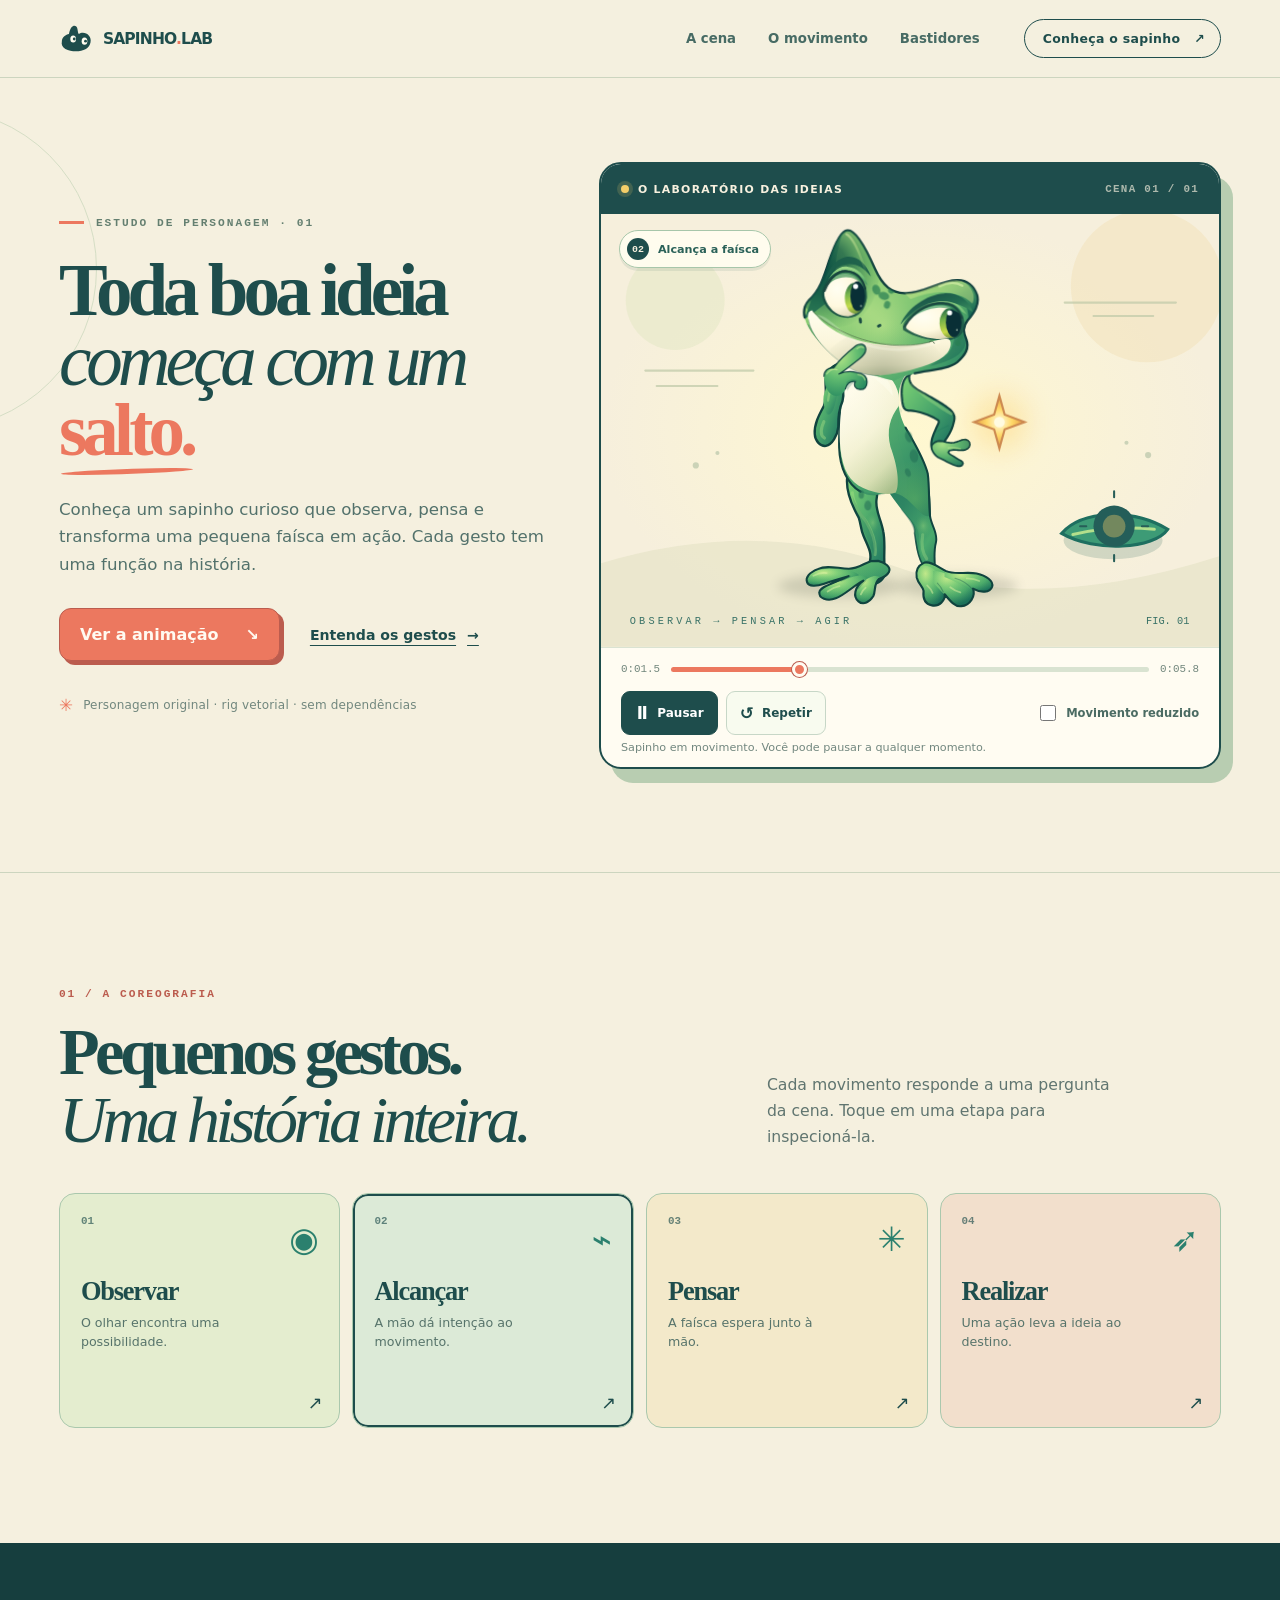
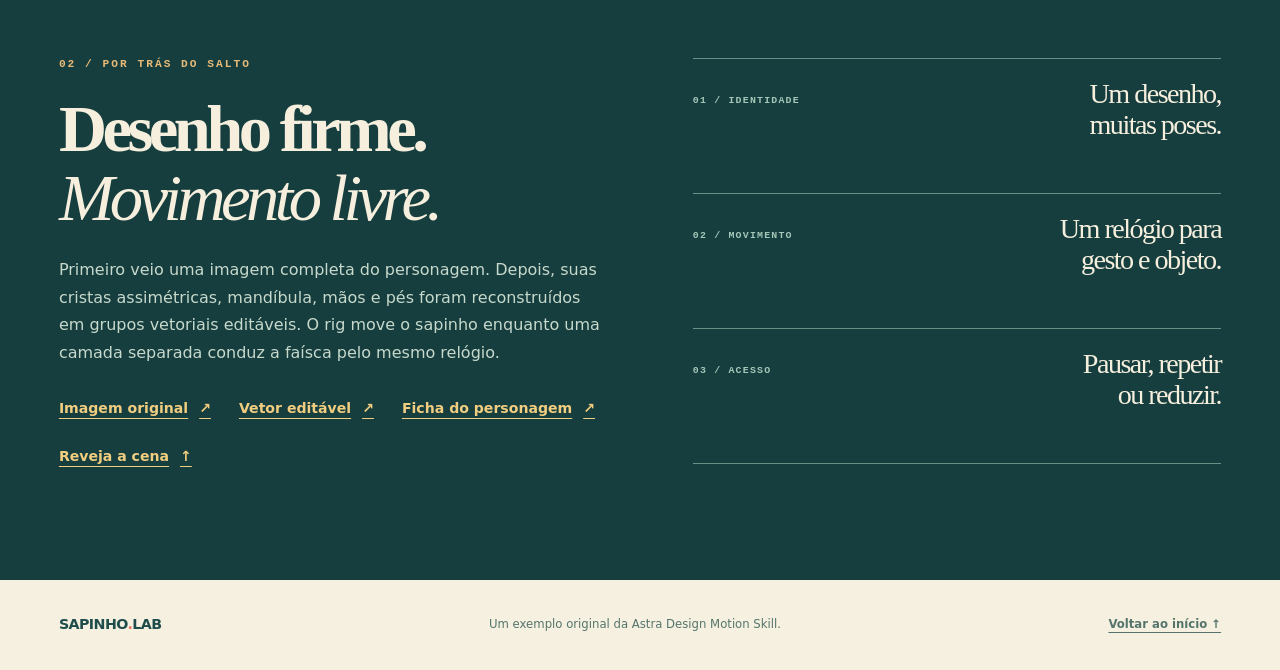
<file: assets/frog-example/index.html>
<!doctype html>
<html lang="pt-BR">
  <head>
    <meta charset="utf-8" />
    <meta name="viewport" content="width=device-width, initial-scale=1" />
    <meta name="theme-color" content="#f5f0df" />
    <meta name="description" content="Exemplo interativo de um sapinho original animado com rig SVG, gestos narrativos e controles acessíveis." />
    <title>O Sapinho das Ideias — exemplo de personagem em movimento</title>
    <link rel="stylesheet" href="styles.css" />
    <script src="frog.js" defer></script>
  </head>
  <body>
    <div class="page-shell">
      <header class="site-header">
        <a class="brand" href="#inicio" aria-label="O Sapinho das Ideias, início">
          <svg class="brand-mark" viewBox="0 0 48 42" aria-hidden="true"><path d="M4 25 C4 18 10 15 14 14 C16 3 21 1 24 3 C27 5 26 12 28 14 C32 11 39 12 42 16 C47 21 45 31 38 35 C29 40 17 39 9 35 C5 33 3 29 4 25Z" fill="#1e4d4c"/><ellipse cx="20" cy="21" rx="4" ry="5" fill="#fffdf0"/><ellipse cx="36" cy="24" rx="4" ry="5" fill="#fffdf0"/><circle cx="21.5" cy="21" r="2" fill="#1e4d4c"/><circle cx="37.5" cy="24" r="2" fill="#1e4d4c"/></svg>
          <span>SAPINHO<span class="brand-dot">.</span>LAB</span>
        </a>
        <nav aria-label="Navegação da página">
          <a href="#cena">A cena</a>
          <a href="#historia">O movimento</a>
          <a href="#bastidores">Bastidores</a>
        </nav>
        <a class="header-link" href="#cena">Conheça o sapinho <span aria-hidden="true">↗</span></a>
      </header>

      <main id="inicio">
        <section class="hero" aria-labelledby="hero-title">
          <div class="hero-copy">
            <p class="eyebrow"><span class="eyebrow-line" aria-hidden="true"></span> ESTUDO DE PERSONAGEM · 01</p>
            <h1 id="hero-title">Toda boa ideia<br /><em>começa com um</em><br /><span>salto.</span></h1>
            <p class="hero-lead">Conheça um sapinho curioso que observa, pensa e transforma uma pequena faísca em ação. Cada gesto tem uma função na história.</p>
            <div class="hero-actions">
              <a class="primary-link" href="#cena">Ver a animação <span aria-hidden="true">↘</span></a>
              <a class="text-link" href="#historia">Entenda os gestos <span aria-hidden="true">→</span></a>
            </div>
            <p class="hero-note"><span class="note-star" aria-hidden="true">✳</span> Personagem original · rig vetorial · sem dependências</p>
          </div>

          <div class="demo-panel" id="cena" aria-labelledby="scene-title">
            <div class="panel-topline">
              <div class="panel-title"><span class="live-dot" aria-hidden="true"></span><span id="scene-title">O laboratório das ideias</span></div>
              <span class="panel-counter">CENA 01 / 01</span>
            </div>

            <div class="scene-frame" id="scene-frame">
              <svg id="frog-scene" viewBox="0 0 600 420" role="img" aria-labelledby="frog-title frog-desc" preserveAspectRatio="xMidYMid meet">
                <title id="frog-title">Sapinho premium animado</title>
                <desc id="frog-desc">Um sapinho original de cristas oculares assimétricas, corpo esguio e pés palmados pensa, alcança uma faísca e a lança até um alvo em forma de folha.</desc>
                <defs>
                  <radialGradient id="stage-glow"><stop offset="0" stop-color="#fff8d0"/><stop offset="1" stop-color="#f6efdc"/></radialGradient>
                  <linearGradient id="head-green" x1="0" x2="1" y1="0" y2="1"><stop offset="0" stop-color="#b4e987"/><stop offset="0.55" stop-color="#72ca8b"/><stop offset="1" stop-color="#4dab7e"/></linearGradient>
                  <linearGradient id="body-green" x1="0" x2="1" y1="0" y2="1"><stop offset="0" stop-color="#68c58a"/><stop offset="1" stop-color="#2f9475"/></linearGradient>
                  <radialGradient id="idea-glow"><stop offset="0" stop-color="#fffbe0"/><stop offset="0.5" stop-color="#ffd968"/><stop offset="1" stop-color="#e69a42"/></radialGradient>
                  <filter id="idea-halo" x="-150%" y="-150%" width="400%" height="400%"><feGaussianBlur stdDeviation="13"/></filter>
                  <filter id="floor-blur" x="-50%" y="-100%" width="200%" height="300%"><feGaussianBlur stdDeviation="8"/></filter>

                  <!-- PREMIUM_DEFS_START: generated from premium-frog.svg -->
<linearGradient id="head-fill" x1=".13" y1=".06" x2=".84" y2=".95"><stop stop-color="#c9ed8a"/><stop offset=".24" stop-color="#91d36f"/><stop offset=".64" stop-color="#5eb56b"/><stop offset="1" stop-color="#258d67"/></linearGradient>
    <linearGradient id="torso-fill" x1=".14" y1="0" x2=".9" y2="1"><stop stop-color="#7dc778"/><stop offset=".54" stop-color="#4aa56c"/><stop offset="1" stop-color="#217b61"/></linearGradient>
    <linearGradient id="limb-fill" x1="0" y1="0" x2=".94" y2="1"><stop stop-color="#82d575"/><stop offset=".53" stop-color="#49a66b"/><stop offset="1" stop-color="#176d60"/></linearGradient>
    <linearGradient id="right-leg-fill" x1=".1" y1="0" x2=".9" y2="1"><stop stop-color="#277e60"/><stop offset=".28" stop-color="#2e8563"/><stop offset=".72" stop-color="#4aa96c"/><stop offset="1" stop-color="#277a60"/></linearGradient>
    <linearGradient id="right-inner-contour" gradientUnits="userSpaceOnUse" x1="0" y1="690" x2="0" y2="825"><stop stop-color="#10443f" stop-opacity="0"/><stop offset=".58" stop-color="#10443f" stop-opacity=".22"/><stop offset="1" stop-color="#10443f" stop-opacity=".9"/></linearGradient>
    <radialGradient id="right-hip-light" gradientUnits="userSpaceOnUse" cx="586" cy="714" r="100"><stop stop-color="#70bf63" stop-opacity=".5"/><stop offset=".55" stop-color="#6ab862" stop-opacity=".26"/><stop offset="1" stop-color="#6ab862" stop-opacity="0"/></radialGradient>
    <linearGradient id="cream-fill" gradientUnits="userSpaceOnUse" x1="0" y1="238" x2="0" y2="410"><stop stop-color="#fffdec"/><stop offset=".47" stop-color="#fbf5da"/><stop offset=".78" stop-color="#e9e4c4"/><stop offset="1" stop-color="#bec39e"/></linearGradient>
    <linearGradient id="belly-fill" gradientUnits="userSpaceOnUse" x1="392" y1="472" x2="571" y2="640"><stop stop-color="#fffbe9"/><stop offset=".45" stop-color="#f2f0cf"/><stop offset=".79" stop-color="#d4dcae"/><stop offset="1" stop-color="#a9bf8b"/></linearGradient>
    <radialGradient id="eye-fill" cx=".33" cy=".34" r=".84"><stop stop-color="#fffef2"/><stop offset=".5" stop-color="#fff9df"/><stop offset=".82" stop-color="#e5ddbd"/><stop offset="1" stop-color="#a8bc86"/></radialGradient>
    <linearGradient id="iris-left-fill" gradientUnits="userSpaceOnUse" x1="420" y1="160" x2="440" y2="236"><stop stop-color="#286746"/><stop offset=".33" stop-color="#77b54d"/><stop offset=".72" stop-color="#c4db49"/><stop offset="1" stop-color="#739940"/></linearGradient><linearGradient id="iris-right-fill" gradientUnits="userSpaceOnUse" x1="661" y1="229" x2="680" y2="303"><stop stop-color="#236848"/><stop offset=".34" stop-color="#73b049"/><stop offset=".76" stop-color="#c7db47"/><stop offset="1" stop-color="#72933f"/></linearGradient>
    <linearGradient id="lid-volume" x1="0" y1="0" x2="0" y2="1"><stop stop-color="#a5df8b"/><stop offset=".54" stop-color="#70bf75"/><stop offset="1" stop-color="#2a7959"/></linearGradient>
    <radialGradient id="head-relief" gradientUnits="userSpaceOnUse" cx="462" cy="233" r="328"><stop stop-color="#d4ee99" stop-opacity=".45"/><stop offset=".57" stop-color="#84c873" stop-opacity=".13"/><stop offset="1" stop-color="#115d52" stop-opacity=".55"/></radialGradient>
    <linearGradient id="left-crest-volume" gradientUnits="userSpaceOnUse" x1="352" y1="104" x2="459" y2="96"><stop stop-color="#0e594e" stop-opacity=".81"/><stop offset=".45" stop-color="#267d5e" stop-opacity=".46"/><stop offset="1" stop-color="#bde88b" stop-opacity="0"/></linearGradient>
    <linearGradient id="right-crest-volume" gradientUnits="userSpaceOnUse" x1="706" y1="251" x2="673" y2="157"><stop stop-color="#0b564c" stop-opacity=".72"/><stop offset=".56" stop-color="#2a7959" stop-opacity=".34"/><stop offset="1" stop-color="#bde88b" stop-opacity="0"/></linearGradient>
    <radialGradient id="hand-relief" gradientUnits="userSpaceOnUse" cx="393" cy="390" r="89"><stop stop-color="#c7ed93" stop-opacity=".63"/><stop offset=".54" stop-color="#7fd27d" stop-opacity=".12"/><stop offset="1" stop-color="#0f6a55" stop-opacity=".47"/></radialGradient>
    <radialGradient id="left-hand-fill" cx=".34" cy=".22" r=".9"><stop stop-color="#b8e888"/><stop offset=".48" stop-color="#62bc70"/><stop offset="1" stop-color="#20845f"/></radialGradient>
    <radialGradient id="left-finger-fill" cx=".27" cy=".22" r=".88"><stop stop-color="#c9ed98"/><stop offset=".53" stop-color="#63bc70"/><stop offset="1" stop-color="#1a795e"/></radialGradient>
    <radialGradient id="right-hand-fill" cx=".28" cy=".2" r=".9"><stop stop-color="#a4df86"/><stop offset=".52" stop-color="#58b06d"/><stop offset="1" stop-color="#277b60"/></radialGradient>
    <radialGradient id="toe-fill" cx=".33" cy=".2" r=".82"><stop stop-color="#c4eb8b"/><stop offset=".31" stop-color="#83d17a"/><stop offset=".68" stop-color="#4dac6b"/><stop offset="1" stop-color="#1d755c"/></radialGradient>
    <radialGradient id="toe-shadow" cx=".48" cy=".15" r=".9"><stop stop-color="#0f6154" stop-opacity="0"/><stop offset=".52" stop-color="#175c50" stop-opacity=".08"/><stop offset="1" stop-color="#0c483f" stop-opacity=".42"/></radialGradient>
    <radialGradient id="knee-relief"><stop stop-color="#a8df80" stop-opacity=".65"/><stop offset=".55" stop-color="#74bf6e" stop-opacity=".23"/><stop offset="1" stop-color="#1e755d" stop-opacity="0"/></radialGradient>
    <radialGradient id="belly-light" gradientUnits="userSpaceOnUse" cx="445" cy="500" r="224"><stop stop-color="#fffef1" stop-opacity=".86"/><stop offset=".42" stop-color="#fffef1" stop-opacity=".4"/><stop offset="1" stop-color="#fffef1" stop-opacity="0"/></radialGradient><radialGradient id="crest-left-mass" gradientUnits="userSpaceOnUse" cx="344" cy="121" r="176"><stop stop-color="#06483f" stop-opacity=".91"/><stop offset=".39" stop-color="#155d46" stop-opacity=".82"/><stop offset=".75" stop-color="#2c8151" stop-opacity=".32"/><stop offset="1" stop-color="#7abe69" stop-opacity="0"/></radialGradient><linearGradient id="crest-left-rim" gradientUnits="userSpaceOnUse" x1="410" y1="37" x2="461" y2="137"><stop stop-color="#f0f7b0" stop-opacity=".55"/><stop offset=".44" stop-color="#cde98f" stop-opacity=".47"/><stop offset="1" stop-color="#c4e98d" stop-opacity="0"/></linearGradient><radialGradient id="snout-volume" gradientUnits="userSpaceOnUse" cx="501" cy="273" r="198"><stop stop-color="#d3ef91" stop-opacity=".47"/><stop offset=".42" stop-color="#a6d77e" stop-opacity=".28"/><stop offset="1" stop-color="#a6d77e" stop-opacity="0"/></radialGradient><linearGradient id="right-brow-depth" gradientUnits="userSpaceOnUse" x1="625" y1="187" x2="653" y2="269"><stop stop-color="#174e46"/><stop offset=".55" stop-color="#216b50"/><stop offset="1" stop-color="#3f9360"/></linearGradient><radialGradient id="jaw-chin-volume" gradientUnits="userSpaceOnUse" cx="501" cy="399" r="164"><stop stop-color="#586b4e" stop-opacity=".32"/><stop offset=".58" stop-color="#788964" stop-opacity=".13"/><stop offset="1" stop-color="#788964" stop-opacity="0"/></radialGradient><clipPath id="jaw-prototype-clip"><use href="#premium-jaw"/></clipPath>
    <filter id="ground-soft" x="-30%" y="-150%" width="160%" height="400%"><feGaussianBlur stdDeviation="14"/></filter>
    <path id="head-outline" d="M313 205 C341 181 352 148 366 106 C380 66 398 26 415 27 C437 26 462 76 483 126 C504 174 526 188 558 190 C606 193 652 158 692 159 C719 158 736 175 743 197 C750 221 735 242 718 262 C705 278 706 292 714 310 C722 333 711 350 690 368 C670 383 622 388 581 395 C557 399 541 406 528 413 C499 407 476 398 454 390 C426 379 397 366 374 345 C340 316 309 281 302 249 C298 230 301 218 313 205Z"/>
    <clipPath id="head-clip"><use href="#head-outline"/></clipPath>
    <clipPath id="foot-left-clip"><path d="M475 875 C457 881 443 895 419 895 C391 895 365 885 340 897 C318 906 309 919 313 930 C317 943 338 941 357 934 C376 927 402 919 419 914 C385 932 346 941 345 956 C343 971 365 980 387 971 C409 963 433 937 457 925 C435 941 430 966 445 978 C458 989 474 979 483 964 C489 951 483 932 497 920 C508 916 518 910 522 902 C529 889 509 877 494 874Z"/></clipPath>
    <clipPath id="foot-right-clip"><path d="M611 877 C594 885 589 900 592 915 C596 931 609 939 610 949 C608 969 615 983 632 986 C651 989 666 973 664 957 C679 975 691 990 707 987 C729 985 744 960 736 942 C756 953 780 952 785 936 C789 922 770 908 745 903 C718 898 690 908 667 898 C646 888 629 873 611 877Z"/></clipPath>
                <!-- PREMIUM_DEFS_END -->
                </defs>

                <rect width="600" height="420" fill="url(#stage-glow)"/>
                <path d="M0 339 Q150 294 285 342 T600 332 V420 H0Z" fill="#e8e5ca" opacity=".72"/>
                <circle cx="72" cy="84" r="48" fill="#e8eacb" opacity=".7"/>
                <circle cx="530" cy="70" r="74" fill="#f3e4bd" opacity=".58"/>
                <path d="M43 152H148 M54 167H113 M450 86H558 M478 99H536" stroke="#bec9a8" stroke-width="2" stroke-linecap="round" opacity=".7"/>
                <g fill="#b8c6aa" opacity=".7"><circle cx="92" cy="244" r="3"/><circle cx="113" cy="232" r="2"/><circle cx="510" cy="222" r="2"/><circle cx="531" cy="234" r="3"/></g>

                <g id="target" transform="translate(497 310)">
                  <circle id="target-glow" r="43" fill="#f8d46d" opacity=".7" filter="url(#idea-halo)"/>
                  <ellipse cy="7" rx="48" ry="18" fill="#215e56" opacity=".18"/>
                  <path d="M-50 0 C-30-23 20-24 53-4 C40 15-17 19-50 0Z" fill="#3d9b76" stroke="#1e6f60" stroke-width="3"/>
                  <path d="M-39 1 Q0-8 40-4" fill="none" stroke="#b3df8c" stroke-width="3" stroke-linecap="round"/>
                  <circle cx="1" cy="-7" r="20" fill="#245e59"/>
                  <circle id="target-core" cx="1" cy="-7" r="11" fill="#f4cd67" opacity="1"/>
                  <path d="M1-41V-35 M1 21V27 M-32-7H-26 M28-7H34" stroke="#275e58" stroke-width="2" stroke-linecap="round"/>
                </g>

                <!-- PREMIUM_CHARACTER_START: generated from premium-frog.svg -->
<g id="premium-position" transform="translate(81 5) scale(.38)">
<g id="ground-shadow" aria-hidden="true"><ellipse cx="397" cy="937" rx="158" ry="30" fill="#4b5147" opacity=".19" filter="url(#ground-soft)"/><ellipse cx="698" cy="937" rx="153" ry="30" fill="#4b5147" opacity=".19" filter="url(#ground-soft)"/></g>

  <g id="premium-character" data-viewbox="0 0 1024 1024">
  <g id="premium-leg-left" data-pivot-x="452" data-pivot-y="658">
    <path d="M412 664 C410 697 425 732 443 763 C449 779 448 793 456 810 C468 838 478 852 473 874 C470 887 458 892 455 907 C451 926 464 941 483 933 C506 926 515 911 511 890 C507 862 513 827 506 797 C500 765 484 744 488 716 C493 685 486 666 468 651Z" fill="url(#limb-fill)" stroke="#10443f" stroke-width="6" stroke-linejoin="round"/>
    <path d="M426 700 C429 727 447 756 462 773 C478 799 489 832 486 857" fill="none" stroke="#b3e885" stroke-width="8" stroke-linecap="round" opacity=".32"/>
    <ellipse cx="479" cy="776" rx="21" ry="31" fill="url(#knee-relief)" opacity=".56"/>
    <path d="M426 706 C437 737 459 758 472 787 C487 817 489 837 483 861 C475 833 463 811 447 780 C434 751 429 728 426 706Z" fill="#155e52" opacity=".18"/>
    <g id="premium-foot-left" data-pivot-x="476" data-pivot-y="890" transform="translate(0 -1)">
      <path id="foot-left-shape" d="M475 875 C457 881 443 895 419 895 C391 895 365 885 340 897 C318 906 309 919 313 930 C317 943 338 941 357 934 C376 927 402 919 419 914 C385 932 346 941 345 956 C343 971 365 980 387 971 C409 963 433 937 457 925 C435 941 430 966 445 978 C458 989 474 979 483 964 C489 951 483 932 497 920 C508 916 518 910 522 902 C529 889 509 877 494 874Z" fill="url(#limb-fill)"/>
      <g clip-path="url(#foot-left-clip)">
        <path d="M310 924 C316 903 348 894 380 896 C414 897 441 902 446 912 C421 926 381 939 346 941 C325 944 309 937 310 924Z" fill="url(#toe-fill)"/>
        <path d="M343 959 C349 943 386 931 426 917 C451 908 471 912 473 926 C463 943 430 971 398 979 C373 986 347 976 343 959Z" fill="url(#toe-fill)"/>
        <path d="M436 966 C439 941 463 918 484 913 C505 910 512 928 503 946 C496 962 488 983 469 986 C452 990 439 983 436 966Z" fill="url(#toe-fill)"/>
        <path d="M306 897 H530 V990 H306Z" fill="url(#toe-shadow)" opacity=".35"/>
        <path d="M329 914 Q347 905 363 907 M366 954 Q381 943 396 940 M451 960 Q455 949 463 943" fill="none" stroke="#dcf2a3" stroke-width="4.5" stroke-linecap="round" opacity=".51"/>
      </g>
      <path d="M475 875 C457 881 443 895 419 895 C391 895 365 885 340 897 C318 906 309 919 313 930 C317 943 338 941 357 934 C376 927 402 919 419 914 C385 932 346 941 345 956 C343 971 365 980 387 971 C409 963 433 937 457 925 C435 941 430 966 445 978 C458 989 474 979 483 964 C489 951 483 932 497 920 C508 916 518 910 522 902 C529 889 509 877 494 874Z" fill="none" stroke="#10443f" stroke-width="5.4" stroke-linejoin="round"/>
      <path d="M423 914 Q410 923 399 927 M463 925 Q452 935 445 945" fill="none" stroke="#205f51" stroke-width="3" stroke-linecap="round" opacity=".3"/>
    </g>
  </g>

  <g id="premium-leg-right" data-pivot-x="625" data-pivot-y="756">
    <path d="M508 680 C522 702 538 723 552 741 C571 764 590 782 586 801 C592 830 592 854 606 878 C616 896 605 909 611 924 C624 943 645 929 641 907 C638 879 635 848 641 824 C647 801 628 781 625 756 C623 726 626 686 606 661Z" fill="url(#right-leg-fill)"/>
    <path d="M552 741 C571 764 590 782 586 801 C592 830 592 854 606 878 C616 896 605 909 611 924" fill="none" stroke="url(#right-inner-contour)" stroke-width="4.2" stroke-linecap="round"/>
    <path d="M606 661 C626 686 623 726 625 756 C628 781 647 801 641 824 C635 848 638 879 641 907" fill="none" stroke="#10443f" stroke-width="5" stroke-linecap="round"/>
    <path d="M607 805 Q601 844 618 866" fill="none" stroke="#b5e98c" stroke-width="8" stroke-linecap="round" opacity=".3"/>
    <ellipse cx="608" cy="782" rx="25" ry="34" fill="url(#knee-relief)" opacity=".61"/>
    <path d="M551 742 C575 763 595 783 597 805 C596 835 603 866 615 886 C602 871 590 849 588 819 C586 786 570 764 551 742Z" fill="#0e6456" opacity=".19"/>
    <g id="premium-foot-right" data-pivot-x="609" data-pivot-y="892" transform="translate(1 -1)">
      <path id="foot-right-shape" d="M611 877 C594 885 589 900 592 915 C596 931 609 939 610 949 C608 969 615 983 632 986 C651 989 666 973 664 957 C679 975 691 990 707 987 C729 985 744 960 736 942 C756 953 780 952 785 936 C789 922 770 908 745 903 C718 898 690 908 667 898 C646 888 629 873 611 877Z" fill="url(#limb-fill)"/>
      <g clip-path="url(#foot-right-clip)">
        <path d="M603 885 C619 881 639 891 650 909 C661 925 666 952 660 971 C654 992 627 997 613 979 C603 967 605 945 596 926 C586 907 591 891 603 885Z" fill="url(#toe-fill)"/>
        <path d="M634 898 C656 897 686 910 713 927 C732 939 746 957 739 970 C732 985 708 990 689 979 C669 967 650 943 634 928Z" fill="url(#toe-fill)"/>
        <path d="M663 896 C691 903 720 901 748 904 C775 907 795 925 786 941 C777 960 753 957 735 947 C714 936 687 922 663 913Z" fill="url(#toe-fill)"/>
        <path d="M586 876 H800 V991 H586Z" fill="url(#toe-shadow)" opacity=".33"/>
        <path d="M619 935 Q629 944 633 954 M678 939 Q691 949 704 952 M720 916 Q739 916 752 922" fill="none" stroke="#d9f0a0" stroke-width="4.5" stroke-linecap="round" opacity=".5"/>
      </g>
      <path d="M611 877 C594 885 589 900 592 915 C596 931 609 939 610 949 C608 969 615 983 632 986 C651 989 666 973 664 957 C679 975 691 990 707 987 C729 985 744 960 736 942 C756 953 780 952 785 936 C789 922 770 908 745 903 C718 898 690 908 667 898 C646 888 629 873 611 877Z" fill="none" stroke="#10443f" stroke-width="5.4" stroke-linejoin="round"/>
      <path d="M660 951 Q654 937 645 929 M690 916 C709 921 724 931 735 944" fill="none" stroke="#1c5d50" stroke-width="3" stroke-linecap="round" opacity=".4"/>
    </g>
  </g>

  <g id="premium-body" data-pivot-x="511" data-pivot-y="543">
    <path d="M410 343 C392 361 393 393 395 438 C394 484 389 544 391 586 C393 635 413 678 447 697 C467 709 488 706 507 701 C535 693 559 705 578 726 C599 747 613 762 625 756 C621 723 623 682 618 649 C608 610 584 574 560 532 C540 496 538 463 543 433 C547 412 558 395 565 387 C532 378 491 362 459 354 C438 349 419 340 410 343Z" fill="url(#torso-fill)"/>
    <path d="M410 343 C392 361 393 393 395 438 C394 484 389 544 391 586 C393 635 413 678 447 697 C467 709 488 706 507 701 C535 693 559 705 578 726 C599 747 613 762 625 756 C621 723 623 682 618 649 C608 610 584 574 560 532 C540 496 538 463 543 433 C547 412 558 395 565 387 C532 378 491 362 459 354 C438 349 419 340 410 343Z" fill="url(#right-hip-light)"/>
    <path d="M410 343 C392 361 393 393 395 438 C394 484 389 544 391 586 C393 635 413 678 447 697" fill="none" stroke="#10443f" stroke-width="5.5" stroke-linecap="round" stroke-linejoin="round"/>
    <path d="M625 756 C621 723 623 682 618 649 C608 610 584 574 560 532" fill="none" stroke="#10443f" stroke-width="5.3" stroke-linecap="round"/>
    <path d="M447 696 C469 706 490 706 507 701" fill="none" stroke="#1d6754" stroke-width="5" stroke-linecap="round" opacity=".14"/>
    <path d="M406 366 C398 404 402 457 397 491" fill="none" stroke="#b4e88f" stroke-width="10" stroke-linecap="round" opacity=".28"/>
    <path d="M403 348 C427 343 466 356 497 382 C528 408 547 439 542 476 C519 508 511 538 522 582 C541 631 547 677 537 698 C524 704 502 702 483 697 C440 688 413 665 402 626 C388 579 391 526 396 477 C395 415 394 368 403 348Z" fill="url(#belly-fill)"/>
    <path d="M413 379 C444 364 473 374 500 398 C519 416 527 439 526 451 C499 417 453 385 413 379Z" fill="#fffef1" opacity=".38"/>
    <path d="M403 348 C427 343 466 356 497 382 C528 408 547 439 542 476 C519 508 511 538 522 582 C541 631 547 677 537 698 C524 704 502 702 483 697 C440 688 413 665 402 626 C388 579 391 526 396 477 C395 415 394 368 403 348Z" fill="url(#belly-light)" opacity=".38"/>
    <path d="M542 479 C522 509 511 542 523 584 C542 631 552 672 540 701 C552 706 560 711 566 716 C571 669 561 626 549 586 C536 547 538 515 551 488Z" fill="#4f9d6a" opacity=".13"/>
    <g id="body-spots" fill="#226e55" opacity=".58"><ellipse cx="568" cy="555" rx="9" ry="15" transform="rotate(-18 568 555)"/><ellipse cx="582" cy="604" rx="11" ry="17" transform="rotate(-8 582 604)"/><ellipse cx="567" cy="647" rx="7" ry="11" transform="rotate(-22 567 647)"/><ellipse cx="449" cy="704" rx="7" ry="11"/><ellipse cx="466" cy="732" rx="9" ry="13"/></g>
  </g>

  <g id="premium-arm-right" data-pivot-x="564" data-pivot-y="412">
    <path d="M583 394 C572 398 566 409 567 421 C567 435 579 444 600 455 C625 468 652 483 670 499 C682 510 686 521 683 529 C677 551 647 575 624 590 C607 604 596 620 586 614 C574 606 583 581 598 565 C617 543 632 532 638 523 C620 506 590 493 556 493 C540 495 536 485 541 457 C545 430 554 404 583 394Z" fill="url(#limb-fill)" stroke="#10443f" stroke-width="6" stroke-linejoin="round"/>
    <path d="M576 427 Q621 470 659 497" fill="none" stroke="#b9eb87" stroke-width="9" stroke-linecap="round" opacity=".3"/>
    <path d="M597 590 Q621 558 654 541" fill="none" stroke="#1c755e" stroke-width="5" stroke-linecap="round" opacity=".4"/>
    <g id="premium-hand-right" data-pivot-x="610" data-pivot-y="566">
      <path d="M585 602 C593 590 608 588 622 594 C640 602 656 601 674 594 C689 588 701 594 701 605 C701 617 689 623 676 621 C661 619 648 615 634 616 C628 617 626 621 633 626 C646 636 663 643 675 652 C684 660 677 672 664 670 C644 667 629 650 609 642 C591 633 581 614 585 602Z" fill="url(#right-hand-fill)" stroke="#10443f" stroke-width="4.7" stroke-linejoin="round"/>
      <path d="M638 616 Q657 617 673 621" fill="none" stroke="#1c6b55" stroke-width="2.4" stroke-linecap="round" opacity=".45"/>
      <path d="M651 603 Q670 602 683 605 M620 628 Q639 639 652 651" fill="none" stroke="#bce98d" stroke-width="3.5" stroke-linecap="round" opacity=".48"/>
    </g>
  </g>

  <g id="premium-arm-right-bridge" data-pivot-x="564" data-pivot-y="412" data-fingertip-x="719" data-fingertip-y="530" opacity="0">
    <path d="M550 394 C564 385 580 393 590 408 C608 433 622 452 641 468 C650 477 653 488 655 497 C671 502 685 508 701 514 C712 518 720 525 717 534 C714 544 703 545 691 539 C668 528 647 523 626 511 C599 496 573 466 554 439 C539 418 537 402 550 394Z" fill="url(#limb-fill)" stroke="#10443f" stroke-width="5.5" stroke-linejoin="round"/>
    <path d="M565 406 C580 426 606 465 637 480 C648 485 672 509 700 521" fill="none" stroke="#b8e989" stroke-width="8" stroke-linecap="round" opacity=".33"/>
    <path d="M621 480 C639 495 652 505 671 514" fill="none" stroke="#1b7259" stroke-width="3.5" stroke-linecap="round" opacity=".28"/>
    <g id="premium-hand-right-bridge" data-pivot-x="699" data-pivot-y="522">
      <path d="M686 515 C694 506 704 508 712 514 C721 510 731 516 731 524 C732 532 725 538 717 535 C714 537 716 541 721 546 C726 551 722 557 716 556 C708 555 703 549 698 543 C687 541 681 532 683 523 C683 519 684 517 686 515Z" fill="url(#right-hand-fill)" stroke="#10443f" stroke-width="4.3" stroke-linejoin="round"/>
      <path d="M692 515 Q701 510 712 518" fill="none" stroke="#c6ec93" stroke-width="3.5" stroke-linecap="round" opacity=".44"/>
    </g>
  </g>

  <g id="premium-arm-right-reach" data-pivot-x="564" data-pivot-y="412" data-fingertip-x="765" data-fingertip-y="422" opacity="0">
    <path d="M551 393 C566 385 581 394 594 410 C615 434 633 450 653 453 C674 455 697 439 719 422 C734 413 744 421 744 434 C744 446 735 452 720 458 C697 471 674 482 652 478 C624 474 602 457 579 443 C558 429 541 412 551 393Z" fill="url(#limb-fill)" stroke="#10443f" stroke-width="5.5" stroke-linejoin="round"/>
    <path d="M570 406 C596 434 629 457 653 460 C680 460 704 443 729 430" fill="none" stroke="#b6e88a" stroke-width="8" stroke-linecap="round" opacity=".4"/>
    <path d="M597 451 C620 469 642 481 664 475" fill="none" stroke="#16664f" stroke-width="5" stroke-linecap="round" opacity=".28"/>
    <g id="premium-hand-right-reach" data-pivot-x="725" data-pivot-y="434">
      <path d="M709 424 C718 413 730 410 741 415 C749 410 761 415 765 423 C769 431 761 438 753 437 C750 439 753 443 759 448 C765 453 765 458 760 461 C753 464 746 455 741 450 C731 454 719 451 712 442 C707 436 706 429 709 424Z" fill="url(#right-hand-fill)" stroke="#10443f" stroke-width="4.5" stroke-linejoin="round"/>
      <path d="M717 422 Q732 415 748 421" fill="none" stroke="#c6ec93" stroke-width="4" stroke-linecap="round" opacity=".46"/>
    </g>
  </g>

  <g id="premium-arm-left" data-pivot-x="391" data-pivot-y="374">
    <path d="M386 371 C365 378 353 397 354 418 C354 441 359 458 350 480 C337 505 326 527 328 551 C329 569 343 583 357 581 C373 578 386 554 388 532 C387 509 390 485 398 466 C404 443 397 420 389 397 C386 385 386 376 386 371Z" fill="url(#limb-fill)" stroke="#10443f" stroke-width="6" stroke-linejoin="round"/>
    <path d="M370 402 Q358 430 361 450 M351 519 Q337 551 353 561" fill="none" stroke="#b9e988" stroke-width="8" stroke-linecap="round" opacity=".36"/>
  </g>

  <g id="premium-head" data-pivot-x="505" data-pivot-y="372">
    <use href="#head-outline" fill="url(#head-fill)"/>
    <use href="#head-outline" fill="url(#head-relief)"/><g clip-path="url(#head-clip)"><ellipse cx="501" cy="273" rx="212" ry="159" fill="url(#snout-volume)"/></g>
    <path d="M302 248 C298 230 301 218 313 205 C341 181 352 148 366 106 C380 66 398 26 415 27 C437 26 462 76 483 126 C504 174 526 188 558 190 C606 193 652 158 692 159 C719 158 736 175 743 197 C750 221 735 242 718 262 C705 278 706 292 714 310 C722 333 711 350 690 368 C663 388 616 387 581 395" fill="none" stroke="#103f3d" stroke-width="6" stroke-linecap="round" stroke-linejoin="round"/>
    <g clip-path="url(#head-clip)">
      <path d="M301 253 C332 178 349 87 404 30 C379 95 376 148 397 186 C370 200 338 229 301 253Z" fill="url(#left-crest-volume)"/>
      <path d="M555 192 C619 171 681 149 719 166 C749 179 753 220 718 268 C728 225 698 193 657 191 C618 191 583 202 555 192Z" fill="url(#right-crest-volume)"/>
      <ellipse cx="387" cy="122" rx="109" ry="151" fill="url(#crest-left-mass)" opacity=".96"/>
      <path d="M559 190 C618 164 673 149 704 161 C730 173 741 199 731 219 C696 184 639 180 573 205Z" fill="#d4ed8a" opacity=".42"/>
      <path d="M329 271 C348 326 395 360 434 376 L391 379 C349 347 309 305 301 264Z" fill="#155e55" opacity=".3"/>
      <path d="M689 254 C698 284 722 304 709 330 C695 357 657 369 619 377 L664 348 C690 323 681 289 689 254Z" fill="#145c51" opacity=".38"/>
      <g id="head-spots" fill="#287e52" opacity=".72"><ellipse cx="486" cy="180" rx="10" ry="13" transform="rotate(-24 486 180)"/><ellipse cx="505" cy="196" rx="14" ry="10" transform="rotate(18 505 196)"/><ellipse cx="526" cy="180" rx="9" ry="11" transform="rotate(32 526 180)"/><ellipse cx="513" cy="219" rx="8" ry="10" transform="rotate(17 513 219)"/><ellipse cx="680" cy="286" rx="7" ry="10"/><ellipse cx="698" cy="300" rx="8" ry="12"/><ellipse cx="692" cy="318" rx="7" ry="9"/></g>
    </g>
    <path d="M354 161 C363 126 382 102 407 96 C436 89 461 112 473 146 C452 120 434 111 410 114 C385 116 366 134 354 161Z" fill="#1b5f4b" opacity=".93"/>
    <path d="M356 173 C367 137 389 117 413 120 C439 123 459 143 464 169 C448 147 429 136 407 137 C384 138 368 153 356 173Z" fill="url(#lid-volume)" opacity=".95"/>
    <path d="M546 270 C563 228 615 194 659 192 C692 190 723 209 731 240 C706 223 681 212 649 216 C604 221 571 242 546 270Z" fill="url(#right-brow-depth)" opacity=".97"/>
    <path d="M551 272 C572 236 617 212 654 212 C681 211 705 224 716 247 C688 229 666 225 638 228 C603 232 572 249 551 272Z" fill="url(#lid-volume)" opacity=".85"/>
    <g id="premium-eye-left" data-pivot-x="402" data-pivot-y="190">
      <path d="M349 177 C362 143 390 126 412 129 C446 132 464 164 462 199 C458 230 441 250 412 251 C384 251 361 233 352 211 C346 196 346 188 349 177Z" fill="#164e43" opacity=".88"/>
      <path d="M355 179 C366 149 388 137 409 138 C438 140 455 166 454 195 C453 223 436 246 413 247 C388 247 369 232 358 209 C353 198 351 188 355 179Z" fill="url(#eye-fill)"/>
      <g id="premium-pupil-left"><ellipse cx="427" cy="200" rx="25" ry="39" fill="url(#iris-left-fill)"/><ellipse cx="435" cy="195" rx="19" ry="38" fill="#092f36"/><circle cx="430" cy="170" r="6.5" fill="#fff"/><circle cx="443" cy="220" r="2.5" fill="#d7efd4" opacity=".62"/></g>
      <path d="M353 179 C367 149 388 134 411 135 C437 137 453 157 456 177 C444 154 426 147 409 147 C383 147 364 161 353 179Z" fill="#4d9e62" opacity=".77"/>
      <path id="premium-lid-left" d="M350 185 C365 133 427 123 450 172 C442 173 432 178 421 185 C397 193 372 192 350 185Z" fill="#7ac77a" stroke="#175947" stroke-width="4" opacity="0"/>
    </g>
    <g id="premium-eye-right" data-pivot-x="608" data-pivot-y="253">
      <path d="M552 275 C570 234 618 210 662 214 C697 217 711 247 710 277 C707 305 678 316 639 312 C602 309 570 296 553 284Z" fill="#185044" opacity=".84"/>
      <path d="M560 273 C578 239 620 219 660 223 C687 227 701 249 700 274 C697 300 674 310 639 308 C604 305 576 292 561 280Z" fill="url(#eye-fill)"/>
      <g id="premium-pupil-right"><ellipse cx="670" cy="267" rx="27" ry="38" fill="url(#iris-right-fill)"/><ellipse cx="679" cy="266" rx="20" ry="37" fill="#092f36"/><circle cx="669" cy="241" r="6.5" fill="#fff"/><circle cx="687" cy="285" r="2.5" fill="#d7efd4" opacity=".62"/></g>
      <path d="M554 275 C573 236 617 215 660 217 C685 218 704 232 707 251 C687 233 663 226 639 229 C601 233 573 251 554 275Z" fill="#3b9b62" opacity=".66"/>
      <path id="premium-lid-right" d="M559 274 C582 228 649 210 700 250 C666 253 627 263 594 277 C576 283 563 281 559 274Z" fill="#65b86e" stroke="#175947" stroke-width="4" opacity="0"/>
    </g>
    <path d="M354 181 C370 143 393 128 414 132 C437 135 451 151 458 177" fill="none" stroke="#153d3b" stroke-width="5.4" stroke-linecap="round" opacity=".82"/>
    <path d="M558 274 C583 231 629 214 659 218 C681 220 697 233 703 255" fill="none" stroke="#153d3b" stroke-width="5.4" stroke-linecap="round" opacity=".82"/>
    <path id="premium-jaw" d="M321 230 C365 291 437 318 526 322 C574 324 598 321 624 315 C638 311 656 306 668 309 C677 312 676 331 665 344 C642 369 596 381 554 390 C529 395 509 397 489 399 C450 399 421 385 388 360 C351 331 318 291 312 258 C308 240 312 231 321 230Z" fill="url(#cream-fill)"/>
    <g clip-path="url(#jaw-prototype-clip)"><ellipse cx="501" cy="399" rx="164" ry="120" fill="url(#jaw-chin-volume)"/></g><path id="premium-jaw-outline" d="M312 254 C316 289 351 332 388 360 C419 385 449 399 489 399" fill="none" stroke="#145047" stroke-width="2.5" stroke-linecap="round" opacity=".3"/>
    <path d="M326 244 C349 242 372 268 398 289 C436 318 480 332 537 334 C575 335 614 324 644 317" fill="none" stroke="#fffef0" stroke-width="7" stroke-linecap="round" opacity=".24"/>
    <g id="premium-mouth"><path d="M323 233 C370 278 438 313 526 322 C574 325 601 321 622 315" fill="none" stroke="#496946" stroke-width="2.1" stroke-linecap="round" opacity=".76"/><path d="M620 315 Q628 309 632 319" fill="none" stroke="#415f42" stroke-width="2.1" stroke-linecap="round"/></g>
    <g id="premium-mouth-aha" opacity="0"><path d="M517 335 C523 325 545 324 555 334 C564 343 562 361 550 371 C540 379 524 374 518 363 C513 353 513 344 517 335Z" fill="#174940" stroke="#496a48" stroke-width="2.8"/><path d="M526 360 Q538 368 552 359 Q550 371 540 373 Q531 373 526 360Z" fill="#d9917d" opacity=".86"/><path d="M521 339 Q526 333 532 333" fill="none" stroke="#aacb9a" stroke-width="2.8" stroke-linecap="round" opacity=".7"/></g>
    <path id="premium-mouth-think" d="M509 345 Q535 351 553 341" fill="none" stroke="#174840" stroke-width="4" stroke-linecap="round" opacity="0"/>
    <g id="premium-mouth-grin" opacity="0"><path d="M485 334 Q538 374 590 335 Q577 377 540 383 Q506 376 485 334Z" fill="#174840"/><path d="M496 341 Q539 358 579 340" fill="none" stroke="#fffce9" stroke-width="6" stroke-linecap="round"/></g>
    <g id="premium-nostrils" fill="#194b42"><ellipse cx="444" cy="258" rx="4" ry="8" transform="rotate(-5 444 258)"/><ellipse cx="492" cy="272" rx="6" ry="4" transform="rotate(-24 492 272)"/></g>
    <path d="M412 37 C427 46 439 73 449 101 C454 115 458 125 462 137" fill="none" stroke="url(#crest-left-rim)" stroke-width="6" stroke-linecap="round" opacity=".85"/><path d="M647 174 Q682 158 706 173" fill="none" stroke="#e2f7ae" stroke-width="6" stroke-linecap="round" opacity=".58"/>
  </g>

  <g id="premium-forearm-left" data-pivot-x="360" data-pivot-y="475">
    <path d="M353 486 C345 466 349 442 361 425 C368 416 376 414 383 418 C393 424 392 434 386 447 C379 466 378 490 366 500 C359 504 355 496 353 486Z" fill="url(#limb-fill)"/>
    <path d="M361 465 Q363 441 374 425" fill="none" stroke="#c2eb8f" stroke-width="6" stroke-linecap="round" opacity=".37"/>
  </g>

  <g id="premium-hand-left" data-pivot-x="417" data-pivot-y="394">
    <path id="premium-hand-left-shape" d="M350 403 C350 389 361 380 374 382 C389 360 415 337 431 324 C440 318 452 319 455 329 C458 339 452 348 439 358 C421 372 401 389 388 397 C403 390 419 389 434 393 C452 395 460 405 460 417 C460 430 453 437 442 436 C431 435 425 427 430 416 C417 414 409 421 405 435 C400 450 388 456 375 452 C359 447 350 423 350 403Z" fill="url(#left-hand-fill)"/>
    <path d="M350 403 C350 389 361 380 374 382 C389 360 415 337 431 324 C440 318 452 319 455 329 C458 339 452 348 439 358 C421 372 401 389 388 397 C403 390 419 389 434 393 C452 395 460 405 460 417 C460 430 453 437 442 436 C431 435 425 427 430 416 C417 414 409 421 405 435" fill="none" stroke="#10443f" stroke-width="3.2" stroke-linecap="round" stroke-linejoin="round"/>
    <path d="M408 417 C417 408 429 408 437 415 C425 418 414 430 411 440 C408 433 406 423 408 417Z" fill="#145f50" opacity=".23"/>
    <path d="M357 397 C364 387 374 383 383 386 M433 332 Q442 324 450 329 M437 398 Q451 399 455 411" fill="none" stroke="#d7ef9e" stroke-width="3.6" stroke-linecap="round" opacity=".53"/>
  </g>
  </g>
                </g>
                <!-- PREMIUM_CHARACTER_END -->

                <g id="spark" transform="translate(497 303) scale(.72)">
                  <circle r="26" fill="#ffce60" opacity=".38" filter="url(#idea-halo)"/>
                  <path d="M0-25 L5-7 L24 0 L5 7 L0 25 L-5 7 L-24 0 L-5-7Z" fill="url(#idea-glow)" stroke="#cc8950" stroke-width="2"/>
                  <circle r="5" fill="#fffbe1"/>
                </g>
                <g id="spark-bursts" stroke="#e6a348" stroke-width="3" stroke-linecap="round" opacity="0"><path d="M497 260v-11 M497 348v11 M453 303h-11 M541 303h11 M466 272l-9-9 M528 334l9 9 M528 272l9-9 M466 334l-9 9"/></g>
                <g class="scene-caption">
                  <text x="28" y="398" fill="#397267" font-family="monospace" font-size="10" letter-spacing="3">OBSERVAR → PENSAR → AGIR</text>
                  <text x="571" y="398" text-anchor="end" fill="#397267" font-family="monospace" font-size="10">FIG. 01</text>
                </g>
              </svg>
              <div class="beat-chip" id="beat-chip"><span class="chip-index">05</span><span id="beat-text">A ideia encontra seu lugar</span></div>
            </div>

            <div class="timeline-row">
              <span class="time-label" id="current-time">0:05.8</span>
              <input id="scrub" class="scrub" type="range" min="0" max="5800" step="10" value="5800" aria-label="Posição da animação" />
              <span class="time-label">0:05.8</span>
            </div>
            <div class="player-controls">
              <div class="player-actions">
                <button type="button" class="control primary-control" id="play-toggle" aria-label="Reproduzir animação"><span id="play-icon" aria-hidden="true">▶</span><span id="play-label">Reproduzir</span></button>
                <button type="button" class="control" id="replay"><span aria-hidden="true">↺</span><span>Repetir</span></button>
              </div>
              <label class="reduced-label" for="reduced"><input id="reduced" type="checkbox" /><span>Movimento reduzido</span></label>
            </div>
            <p class="player-status" id="player-status" aria-live="polite">A pose final está visível. Ative JavaScript para reproduzir.</p>
          </div>
        </section>

        <section class="story-section" id="historia" aria-labelledby="story-title">
          <div class="section-heading"><span class="section-kicker">01 / A COREOGRAFIA</span><h2 id="story-title">Pequenos gestos.<br /><em>Uma história inteira.</em></h2><p>Cada movimento responde a uma pergunta da cena. Toque em uma etapa para inspecioná-la.</p></div>
          <div class="beat-grid">
            <button class="beat-card" type="button" data-seek="350"><span class="beat-number">01</span><span class="beat-symbol" aria-hidden="true">◉</span><strong>Observar</strong><span>O olhar encontra uma possibilidade.</span><span class="beat-arrow" aria-hidden="true">↗</span></button>
            <button class="beat-card" type="button" data-seek="1600"><span class="beat-number">02</span><span class="beat-symbol" aria-hidden="true">⌁</span><strong>Alcançar</strong><span>A mão dá intenção ao movimento.</span><span class="beat-arrow" aria-hidden="true">↗</span></button>
            <button class="beat-card" type="button" data-seek="2550"><span class="beat-number">03</span><span class="beat-symbol" aria-hidden="true">✳</span><strong>Pensar</strong><span>A faísca espera junto à mão.</span><span class="beat-arrow" aria-hidden="true">↗</span></button>
            <button class="beat-card" type="button" data-seek="4850"><span class="beat-number">04</span><span class="beat-symbol" aria-hidden="true">➶</span><strong>Realizar</strong><span>Uma ação leva a ideia ao destino.</span><span class="beat-arrow" aria-hidden="true">↗</span></button>
          </div>
        </section>

        <section class="method-section" id="bastidores" aria-labelledby="method-title">
          <div class="method-copy"><span class="section-kicker">02 / POR TRÁS DO SALTO</span><h2 id="method-title">Desenho firme.<br /><em>Movimento livre.</em></h2><p>Primeiro veio uma imagem completa do personagem. Depois, suas cristas assimétricas, mandíbula, mãos e pés foram reconstruídos em grupos vetoriais editáveis. O rig move o sapinho enquanto uma camada separada conduz a faísca pelo mesmo relógio.</p><div class="method-links"><a class="text-link" href="concept-master.png">Imagem original <span aria-hidden="true">↗</span></a><a class="text-link" href="premium-frog.svg">Vetor editável <span aria-hidden="true">↗</span></a><a class="text-link" href="character-sheet.svg">Ficha do personagem <span aria-hidden="true">↗</span></a><a class="text-link" href="#cena">Reveja a cena <span aria-hidden="true">↑</span></a></div></div>
          <div class="method-facts" aria-label="Decisões da animação"><div><span>01 / IDENTIDADE</span><strong>Um desenho,<br />muitas poses.</strong></div><div><span>02 / MOVIMENTO</span><strong>Um relógio para<br />gesto e objeto.</strong></div><div><span>03 / ACESSO</span><strong>Pausar, repetir<br />ou reduzir.</strong></div></div>
        </section>
      </main>

      <footer class="site-footer"><span>SAPINHO<span class="brand-dot">.</span>LAB</span><span>Um exemplo original da Astra Design Motion Skill.</span><a href="#inicio">Voltar ao início ↑</a></footer>
    </div>
    <noscript><p class="noscript-note">O personagem permanece visível; ative JavaScript para reproduzir a animação.</p></noscript>
  </body>
</html>
</file>
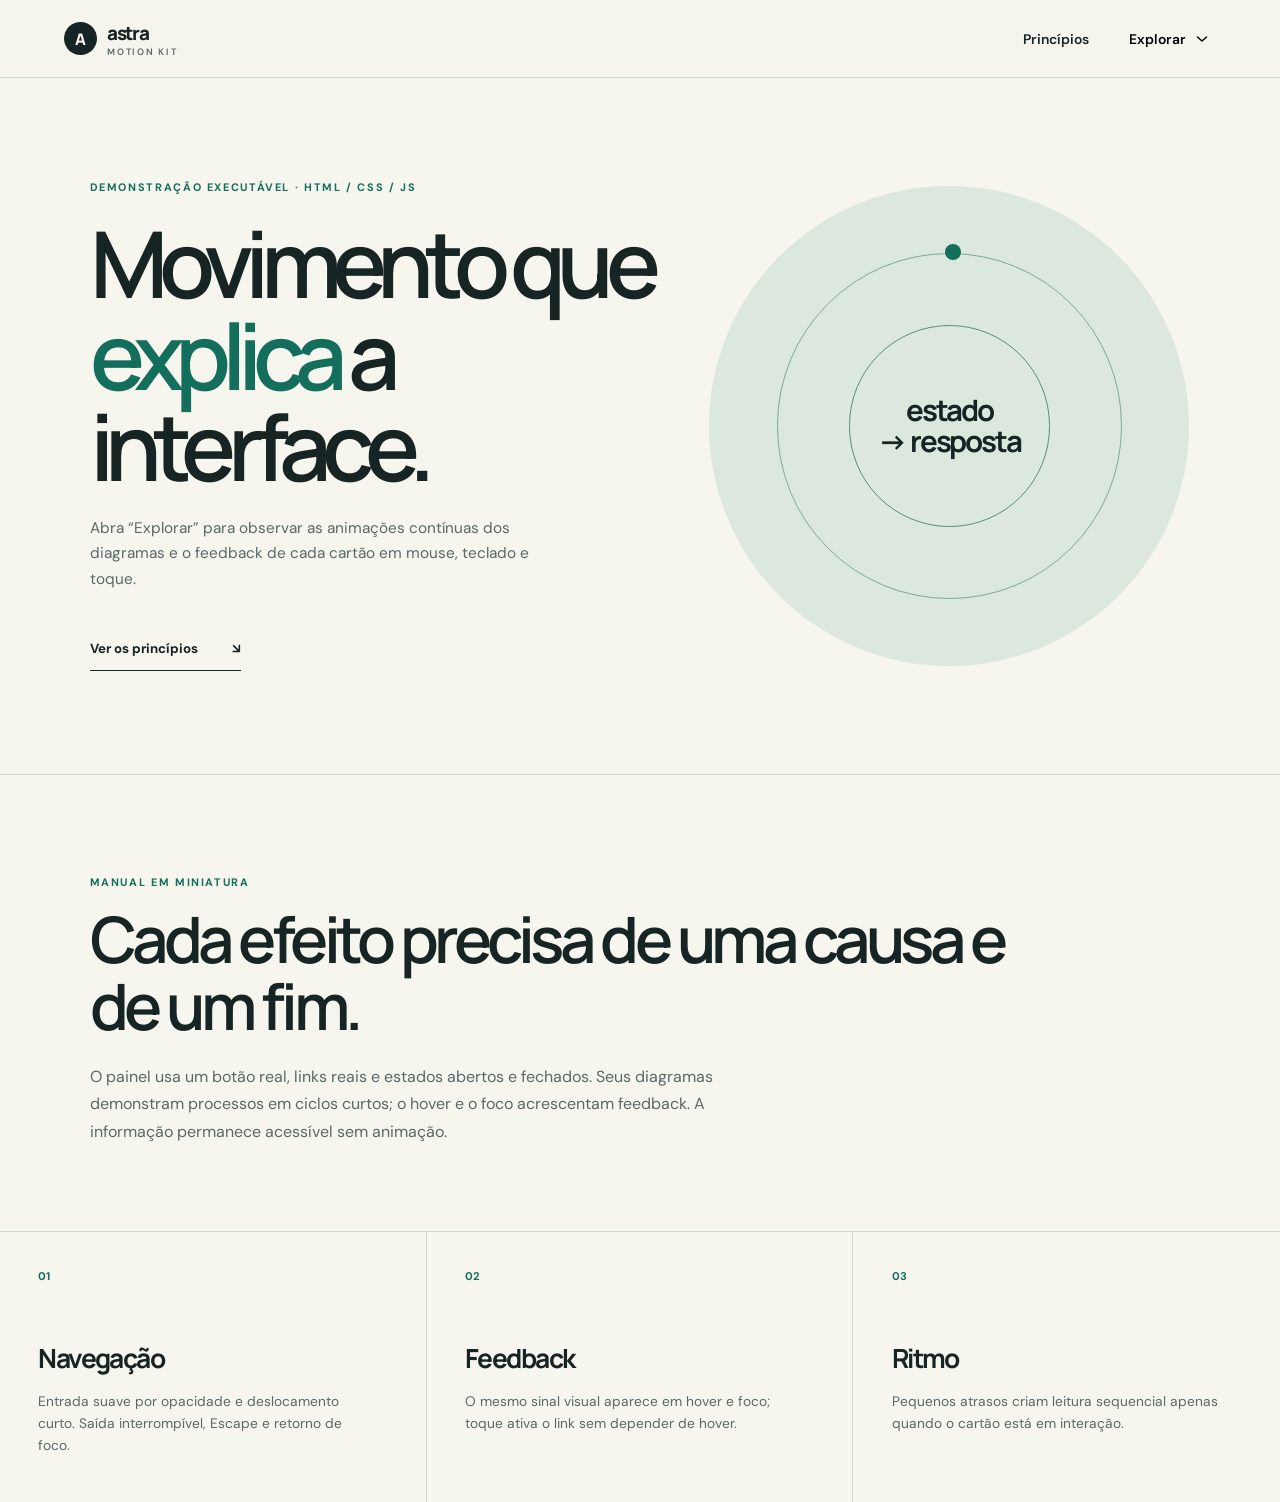
<file: assets/motion-kit/index.html>
<!doctype html>
<html lang="pt-BR">
  <head>
    <meta charset="UTF-8" />
    <meta name="viewport" content="width=device-width, initial-scale=1" />
    <meta name="color-scheme" content="light" />
    <title>Astra Motion Kit · Disclosure e microinterações</title>
    <link rel="stylesheet" href="./styles.css" />
    <script type="module" src="./menu.js"></script>
  </head>
  <body>
    <a class="skip-link" href="#conteudo">Pular para o conteúdo</a>
    <header class="site-header">
      <a class="wordmark" href="#inicio" aria-label="Astra Motion Kit, início">
        <span class="wordmark-symbol" aria-hidden="true">A</span>
        <span>astra <small>motion kit</small></span>
      </a>

      <nav class="header-nav" aria-label="Navegação principal">
        <a class="header-link" href="#principios">Princípios</a>

        <div class="disclosure" data-disclosure>
          <button
            class="disclosure-trigger"
            type="button"
            aria-expanded="false"
            aria-controls="explorar-painel"
            data-disclosure-trigger
          >
            Explorar
            <svg class="chevron" width="16" height="16" viewBox="0 0 16 16" fill="none" aria-hidden="true">
              <path d="m3.5 6 4.5 4 4.5-4" stroke="currentColor" stroke-width="1.5" stroke-linecap="round" stroke-linejoin="round" />
            </svg>
          </button>

          <div class="disclosure-panel" id="explorar-painel" data-disclosure-panel inert>
            <div class="panel-heading">
              <div>
                <span class="eyebrow">Três movimentos com uma função</span>
                <h2>Uma interface, vários estados.</h2>
              </div>
              <div class="panel-tools">
                <button class="motion-toggle" type="button" aria-pressed="false" data-motion-toggle>Pausar diagramas</button>
                <span class="panel-index" aria-hidden="true">01 — 03</span>
              </div>
            </div>

            <nav class="panel-grid" aria-label="Exemplos de movimento">
              <a class="panel-card" href="#navegacao">
                <span class="card-top"><span>01 / Navegação</span><span class="card-arrow" aria-hidden="true">↗</span></span>
                <svg class="card-art art-disclosure" viewBox="0 0 176 92" fill="none" aria-hidden="true">
                  <rect x="22" y="12" width="132" height="68" rx="10" stroke="currentColor" stroke-width="1.5" />
                  <path class="art-line" d="M37 32H95" stroke="currentColor" stroke-width="3" stroke-linecap="round" />
                  <path d="M37 48H139M37 59H116" stroke="currentColor" stroke-opacity=".4" stroke-width="2" stroke-linecap="round" />
                  <path class="art-caret" d="m126 28 6 6 6-6" stroke="currentColor" stroke-width="2" stroke-linecap="round" stroke-linejoin="round" />
                </svg>
                <span class="card-bottom"><strong>Entrada e saída</strong><span>Reversível, sem perder foco.</span></span>
              </a>

              <a class="panel-card" href="#icones">
                <span class="card-top"><span>02 / Feedback</span><span class="card-arrow" aria-hidden="true">↗</span></span>
                <svg class="card-art art-feedback" viewBox="0 0 176 92" fill="none" aria-hidden="true">
                  <rect x="39" y="17" width="98" height="58" rx="29" stroke="currentColor" stroke-width="1.5" />
                  <circle class="art-knob" cx="68" cy="46" r="18" fill="currentColor" />
                  <path class="art-spark" d="M113 37v18M104 46h18" stroke="currentColor" stroke-width="2" stroke-linecap="round" />
                </svg>
                <span class="card-bottom"><strong>Ícone com propósito</strong><span>Responde a foco e ativação.</span></span>
              </a>

              <a class="panel-card" href="#transicoes">
                <span class="card-top"><span>03 / Ritmo</span><span class="card-arrow" aria-hidden="true">↗</span></span>
                <svg class="card-art art-rhythm" viewBox="0 0 176 92" fill="none" aria-hidden="true">
                  <path d="M32 70h112" stroke="currentColor" stroke-opacity=".35" stroke-width="1.5" />
                  <rect class="art-bar bar-a" x="44" y="41" width="15" height="29" rx="3" fill="currentColor" />
                  <rect class="art-bar bar-b" x="70" y="24" width="15" height="46" rx="3" fill="currentColor" />
                  <rect class="art-bar bar-c" x="96" y="33" width="15" height="37" rx="3" fill="currentColor" />
                  <rect class="art-bar bar-d" x="122" y="48" width="15" height="22" rx="3" fill="currentColor" />
                </svg>
                <span class="card-bottom"><strong>Ritmo escalonado</strong><span>Uma sequência que orienta.</span></span>
              </a>
            </nav>
            <p class="panel-note">Os diagramas se movem enquanto o menu está aberto. Hover e foco acrescentam feedback; Escape fecha e devolve o foco.</p>
          </div>
        </div>
      </nav>
    </header>

    <main id="conteudo">
      <section class="hero" id="inicio" aria-labelledby="hero-title" tabindex="-1">
        <div class="hero-copy">
          <p class="eyebrow">Demonstração executável · HTML / CSS / JS</p>
          <h1 id="hero-title">Movimento que <em>explica</em> a interface.</h1>
          <p>Abra “Explorar” para observar as animações contínuas dos diagramas e o feedback de cada cartão em mouse, teclado e toque.</p>
          <a class="hero-link" href="#principios">Ver os princípios <span aria-hidden="true">↘</span></a>
        </div>
        <div class="hero-visual" aria-hidden="true">
          <div class="hero-ring ring-one"></div>
          <div class="hero-ring ring-two"></div>
          <span>estado<br />→ resposta</span>
          <b class="hero-orbit-dot"></b>
        </div>
      </section>

      <section class="content-section" id="principios" tabindex="-1">
        <p class="eyebrow">Manual em miniatura</p>
        <h2>Cada efeito precisa de uma causa e de um fim.</h2>
        <p>O painel usa um botão real, links reais e estados abertos e fechados. Seus diagramas demonstram processos em ciclos curtos; o hover e o foco acrescentam feedback. A informação permanece acessível sem animação.</p>
      </section>

      <section class="detail-grid" aria-label="Detalhes dos padrões">
        <article id="navegacao" tabindex="-1"><span>01</span><h3>Navegação</h3><p>Entrada suave por opacidade e deslocamento curto. Saída interrompível, Escape e retorno de foco.</p></article>
        <article id="icones" tabindex="-1"><span>02</span><h3>Feedback</h3><p>O mesmo sinal visual aparece em hover e foco; toque ativa o link sem depender de hover.</p></article>
        <article id="transicoes" tabindex="-1"><span>03</span><h3>Ritmo</h3><p>Pequenos atrasos criam leitura sequencial apenas quando o cartão está em interação.</p></article>
      </section>
    </main>
  </body>
</html>
</file>
<file: assets/frog-example/styles.css>
:root {
  color-scheme: light;
  --ink: #1e4d4c;
  --ink-deep: #163e3e;
  --muted: #607570;
  --paper: #f5f0df;
  --paper-light: #fffcf2;
  --line: #ccd5bf;
  --coral: #ec785f;
  --coral-dark: #bb5c4e;
  --mint: #cce5bf;
  --sun: #f3cd6d;
  --round: 22px;
}

* { box-sizing: border-box; }
html { scroll-behavior: smooth; }
body { margin: 0; background: var(--paper); color: var(--ink); font-family: Inter, ui-sans-serif, system-ui, -apple-system, BlinkMacSystemFont, "Segoe UI", sans-serif; }
button, input { font: inherit; }
button { cursor: pointer; }
a { color: inherit; }
a, button, input { -webkit-tap-highlight-color: transparent; }
:focus-visible { outline: 3px solid var(--coral); outline-offset: 4px; }
::selection { background: var(--sun); color: var(--ink-deep); }

.page-shell { max-width: 1600px; margin: 0 auto; overflow: clip; }
.site-header { display: flex; align-items: center; gap: 44px; min-height: 78px; padding: 0 clamp(20px, 4.6vw, 72px); border-bottom: 1px solid var(--line); background: rgba(245, 240, 223, .93); position: relative; z-index: 2; }
.brand { display: inline-flex; align-items: center; gap: 10px; text-decoration: none; font-size: .97rem; font-weight: 900; letter-spacing: -.055em; white-space: nowrap; }
.brand-dot { color: var(--coral); }
.brand-mark { width: 34px; height: 30px; display: block; flex: none; }
.site-header nav { display: flex; gap: clamp(22px, 2.5vw, 42px); margin-left: auto; }
.site-header nav a { position: relative; padding: 12px 0; text-decoration: none; font-size: .83rem; font-weight: 700; color: #476b64; }
.site-header nav a::after { content: ""; position: absolute; left: 0; right: 100%; height: 2px; bottom: 5px; background: var(--coral); transition: right .22s ease; }
.site-header nav a:hover::after, .site-header nav a:focus-visible::after { right: 0; }
.header-link { display: inline-flex; align-items: center; gap: 14px; text-decoration: none; font-size: .78rem; letter-spacing: .025em; font-weight: 800; border: 1px solid var(--ink); border-radius: 99px; padding: 11px 15px 11px 18px; transition: background .2s ease, color .2s ease, transform .2s ease; white-space: nowrap; }
.header-link:hover, .header-link:focus-visible { background: var(--ink); color: var(--paper-light); transform: translateY(-2px); }

.hero { display: grid; grid-template-columns: minmax(330px, .88fr) minmax(540px, 1.12fr); align-items: center; gap: clamp(24px, 4vw, 72px); padding: clamp(40px, 6.6vw, 108px) clamp(20px, 4.6vw, 72px) clamp(72px, 8vw, 120px); position: relative; }
.hero::before { content: ""; position: absolute; width: 320px; height: 320px; left: -225px; top: 30px; border: 1px solid #d5dec5; border-radius: 50%; pointer-events: none; }
.hero-copy { position: relative; z-index: 1; }
.eyebrow, .section-kicker { font-family: ui-monospace, SFMono-Regular, Menlo, Consolas, monospace; font-size: .7rem; letter-spacing: .18em; font-weight: 800; }
.eyebrow { display: flex; align-items: center; gap: 12px; margin: 0 0 27px; color: #647f70; }
.eyebrow-line { width: 25px; height: 3px; background: var(--coral); }
h1, h2, p { margin-top: 0; }
h1, h2 { font-family: Georgia, "Times New Roman", serif; font-weight: 700; letter-spacing: -.068em; }
h1 { font-size: clamp(3.35rem, 5.7vw, 6.55rem); line-height: .96; margin-bottom: 30px; }
h1 em, h2 em { font-weight: 400; }
h1 span { display: inline-block; color: var(--coral); position: relative; }
h1 span::after { content: ""; position: absolute; left: 2px; right: 0; bottom: -.12em; height: .075em; background: currentColor; border-radius: 50%; transform: rotate(-2deg); }
.hero-lead { max-width: 510px; color: #52716b; font-size: clamp(1rem, 1.3vw, 1.19rem); line-height: 1.65; margin-bottom: 30px; }
.hero-actions { display: flex; align-items: center; gap: 30px; flex-wrap: wrap; margin-bottom: 34px; }
.primary-link { display: inline-flex; align-items: center; gap: 27px; background: var(--coral); border: 1px solid var(--coral-dark); border-radius: 12px; color: #fffaf1; font-weight: 800; text-decoration: none; padding: 16px 20px; box-shadow: 4px 4px 0 #bb5c4e; transition: transform .2s ease, box-shadow .2s ease, background .2s ease; }
.primary-link:hover, .primary-link:focus-visible { transform: translate(2px, 2px); box-shadow: 2px 2px 0 #bb5c4e; background: #e86d55; }
.primary-link span, .text-link span { display: inline-block; transition: transform .2s ease; }
.primary-link:hover span, .primary-link:focus-visible span { transform: translate(2px, 2px); }
.text-link { display: inline-flex; align-items: center; gap: 11px; font-weight: 800; font-size: .88rem; text-decoration-thickness: 1px; text-underline-offset: 5px; }
.text-link:hover span, .text-link:focus-visible span { transform: translateX(4px); }
.hero-note { display: flex; align-items: center; gap: 10px; margin: 0; color: #71877e; font-size: .75rem; letter-spacing: .015em; }
.note-star { color: var(--coral); font-size: 1.05rem; }

.demo-panel { border: 2px solid var(--ink); border-radius: var(--round); background: var(--paper-light); box-shadow: 12px 14px 0 #b8cdb1; min-width: 0; overflow: hidden; scroll-margin-top: 20px; }
.panel-topline { min-height: 50px; background: var(--ink); color: #f8f1df; display: flex; align-items: center; justify-content: space-between; gap: 15px; padding: 0 20px; font-size: .68rem; font-weight: 800; letter-spacing: .12em; text-transform: uppercase; }
.panel-title { display: flex; align-items: center; gap: 9px; }
.live-dot { width: 8px; height: 8px; border-radius: 50%; background: #f4ce69; box-shadow: 0 0 0 4px #f4ce692b; }
.panel-counter { opacity: .66; font-family: ui-monospace, SFMono-Regular, Menlo, Consolas, monospace; white-space: nowrap; }
.scene-frame { position: relative; background: #f6efdc; }
#frog-scene { display: block; width: 100%; height: auto; aspect-ratio: 600 / 420; }
.beat-chip { position: absolute; top: 16px; left: 18px; display: inline-flex; align-items: center; gap: 9px; padding: 7px 11px 7px 7px; border: 1px solid #a7c6aa; border-radius: 99px; background: rgba(255, 253, 240, .91); backdrop-filter: blur(4px); font-size: .7rem; font-weight: 800; color: #2a6158; box-shadow: 0 3px 0 rgba(39, 91, 83, .09); }
.chip-index { display: grid; place-items: center; width: 22px; height: 22px; border-radius: 50%; background: var(--ink); color: #f7f0df; font-family: ui-monospace, SFMono-Regular, Menlo, Consolas, monospace; font-size: .62rem; }
.timeline-row { display: flex; align-items: center; gap: 11px; border-top: 1px solid #dae3d2; padding: 11px 20px 0; }
.time-label { color: #71867c; font-family: ui-monospace, SFMono-Regular, Menlo, Consolas, monospace; font-size: .68rem; min-width: 28px; }
.scrub { flex: 1; width: 100%; height: 20px; margin: 0; cursor: pointer; appearance: none; background: transparent; }
.scrub::-webkit-slider-runnable-track { height: 5px; background: linear-gradient(to right, var(--coral) 0 var(--progress, 0%), #d9e3d1 var(--progress, 0%) 100%); border-radius: 99px; }
.scrub::-moz-range-track { height: 5px; background: #d9e3d1; border-radius: 99px; }
.scrub::-moz-range-progress { height: 5px; background: var(--coral); border-radius: 99px; }
.scrub::-webkit-slider-thumb { appearance: none; width: 15px; height: 15px; margin-top: -5px; border: 3px solid var(--paper-light); border-radius: 50%; background: var(--coral); box-shadow: 0 0 0 1px var(--coral-dark); }
.scrub::-moz-range-thumb { width: 13px; height: 13px; border: 3px solid var(--paper-light); border-radius: 50%; background: var(--coral); box-shadow: 0 0 0 1px var(--coral-dark); }
.player-controls { display: flex; align-items: center; justify-content: space-between; gap: 14px; flex-wrap: wrap; padding: 12px 20px 6px; }
.player-actions { display: flex; align-items: center; gap: 8px; }
.control { display: inline-flex; align-items: center; justify-content: center; gap: 8px; border: 1px solid #c7d7c7; background: #f8fbef; color: var(--ink); min-height: 44px; padding: 9px 13px; border-radius: 9px; font-size: .75rem; font-weight: 800; transition: transform .18s ease, background .18s ease, border-color .18s ease; }
.control:hover, .control:focus-visible { background: #e7f0dc; border-color: #90bca3; transform: translateY(-2px); }
.control:disabled { cursor: not-allowed; opacity: .55; transform: none; }
.primary-control { background: var(--ink); border-color: var(--ink); color: white; min-width: 97px; }
.primary-control:hover, .primary-control:focus-visible { background: #2d7168; color: white; }
.control [aria-hidden] { font-size: 1.05rem; line-height: 1; min-width: 14px; text-align: center; }
.reduced-label { display: inline-flex; align-items: center; gap: 7px; cursor: pointer; color: #4b6b63; font-size: .72rem; font-weight: 700; min-height: 44px; }
.reduced-label input { width: 16px; height: 16px; accent-color: var(--ink); }
.player-status { min-height: 24px; padding: 0 20px 13px; margin: 0; color: #72877f; font-size: .7rem; }

.story-section { border-top: 1px solid var(--line); padding: clamp(70px, 9vw, 130px) clamp(20px, 4.6vw, 72px) clamp(80px, 9vw, 132px); }
.section-heading { display: grid; grid-template-columns: 1.2fr .8fr; gap: 18px 60px; align-items: end; max-width: 1140px; margin-bottom: 38px; }
.section-kicker { display: block; grid-column: 1 / -1; color: var(--coral-dark); }
.section-heading h2, .method-section h2 { font-size: clamp(2.9rem, 5.2vw, 5.9rem); line-height: 1.03; margin: 0; }
.section-heading p { color: var(--muted); line-height: 1.65; font-size: .98rem; max-width: 360px; margin: 0 0 5px; }
.beat-grid { display: grid; grid-template-columns: repeat(4, 1fr); gap: 12px; }
.beat-card { text-align: left; position: relative; min-height: 235px; padding: 21px; border: 1px solid #aac8ad; border-radius: 16px; background: #e4edcf; color: var(--ink); display: flex; flex-direction: column; align-items: flex-start; transition: transform .22s ease, box-shadow .22s ease, background .22s ease; }
.beat-card:nth-child(2) { background: #dcead7; }
.beat-card:nth-child(3) { background: #f3e9ca; }
.beat-card:nth-child(4) { background: #f2dfcc; }
.beat-card:hover, .beat-card:focus-visible { transform: translateY(-6px); box-shadow: 0 8px 0 #2b6b5e; }
.beat-card[aria-current="step"] { box-shadow: inset 0 0 0 2px var(--ink); }
.beat-number { font-family: ui-monospace, SFMono-Regular, Menlo, Consolas, monospace; font-size: .68rem; font-weight: 800; opacity: .66; }
.beat-symbol { align-self: flex-end; font-size: 2.1rem; margin: -4px 0 20px; line-height: 1; color: #2b806e; transform-origin: center; transition: transform .22s ease; }
.beat-card:hover .beat-symbol, .beat-card:focus-visible .beat-symbol { transform: rotate(-15deg) scale(1.15); }
.beat-card strong { font-family: Georgia, "Times New Roman", serif; font-size: 1.65rem; letter-spacing: -.045em; margin-bottom: 7px; }
.beat-card > span:nth-of-type(3) { color: #57746b; font-size: .79rem; line-height: 1.45; max-width: 170px; }
.beat-arrow { position: absolute; right: 17px; bottom: 14px; font-size: 1.1rem; }

.method-section { display: grid; grid-template-columns: 1.05fr .95fr; background: var(--ink-deep); color: #f6efde; padding: clamp(70px, 9vw, 128px) clamp(20px, 4.6vw, 72px); gap: 50px; }
.method-section .section-kicker { color: #e8ba78; margin-bottom: 25px; }
.method-section h2 { margin-bottom: 24px; }
.method-copy p { max-width: 550px; color: #c7d9cc; line-height: 1.72; }
.method-copy .text-link { color: #f1cd80; margin-top: 18px; }
.method-links { display: flex; align-items: center; gap: 14px 28px; flex-wrap: wrap; }
.method-facts { display: grid; grid-template-columns: 1fr; border-top: 1px solid #649085; }
.method-facts div { display: flex; align-items: baseline; justify-content: space-between; gap: 24px; border-bottom: 1px solid #649085; padding: 20px 0; }
.method-facts span { color: #a5c7b9; font-family: ui-monospace, SFMono-Regular, Menlo, Consolas, monospace; letter-spacing: .12em; font-size: .62rem; font-weight: 800; }
.method-facts strong { text-align: right; font-family: Georgia, "Times New Roman", serif; font-size: clamp(1.45rem, 2.2vw, 2.25rem); line-height: 1.1; letter-spacing: -.055em; font-weight: 400; }
.site-footer { display: flex; align-items: center; justify-content: space-between; gap: 20px; flex-wrap: wrap; min-height: 88px; padding: 22px clamp(20px, 4.6vw, 72px); font-size: .73rem; color: #55756c; }
.site-footer > span:first-child { color: var(--ink); font-size: .89rem; font-weight: 900; letter-spacing: -.04em; }
.site-footer a { text-decoration-thickness: 1px; text-underline-offset: 4px; font-weight: 800; }
.noscript-note { position: fixed; bottom: 15px; left: 15px; right: 15px; z-index: 10; background: var(--ink); color: white; padding: 12px; border-radius: 9px; text-align: center; }

@media (max-width: 1110px) {
  .hero { grid-template-columns: 1fr; gap: 44px; padding-top: 64px; }
  .hero-copy { max-width: 800px; }
  h1 { font-size: clamp(4rem, 8.2vw, 6.3rem); }
  .demo-panel { max-width: 900px; width: 100%; justify-self: center; }
  .site-header nav { margin-left: auto; }
}
@media (max-width: 720px) {
  .site-header { min-height: 68px; gap: 10px; }
  .site-header nav { display: none; }
  .header-link { margin-left: auto; font-size: .69rem; padding: 9px 11px; }
  .header-link span { display: none; }
  .hero { padding-top: 46px; padding-bottom: 76px; }
  h1 { font-size: clamp(3.4rem, 11vw, 5rem); }
  .hero-lead { font-size: 1rem; }
  .hero-actions { gap: 22px; }
  .demo-panel { box-shadow: 6px 7px 0 #b8cdb1; }
  .panel-topline { padding: 0 12px; }
  .panel-counter { display: none; }
  .beat-chip { top: 8px; left: 8px; font-size: .61rem; }
  .timeline-row { padding: 8px 12px 0; }
  .player-controls { padding: 8px 12px 4px; }
  .player-status { padding: 0 12px 12px; }
  .section-heading { grid-template-columns: 1fr; }
  .beat-grid { grid-template-columns: repeat(2, 1fr); }
  .method-section { grid-template-columns: 1fr; gap: 42px; }
}
@media (max-width: 440px) {
  .brand { font-size: .81rem; gap: 7px; }
  .brand-mark { width: 29px; height: 25px; }
  .header-link { font-size: .63rem; }
  h1 { font-size: clamp(3.05rem, 11.6vw, 4rem); }
  .hero-actions { align-items: flex-start; flex-direction: column; gap: 22px; }
  .player-controls { align-items: flex-start; }
  .beat-chip { position: static; margin: 0 0 8px 12px; }
  .scene-caption { display: none; }
  .beat-card { min-height: 215px; padding: 16px; }
  .beat-card strong { font-size: 1.42rem; }
  .beat-symbol { font-size: 1.8rem; }
  .method-facts div { align-items: flex-start; }
  .method-facts strong { font-size: 1.55rem; }
}
@media (prefers-reduced-motion: reduce) {
  *, *::before, *::after { scroll-behavior: auto !important; animation-duration: .01ms !important; transition-duration: .01ms !important; }
}
</file>
<file: assets/motion-kit/styles.css>
@import url('https://fonts.googleapis.com/css2?family=DM+Sans:wght@400;500;600;700&family=Manrope:wght@400;500;600;700;800&display=swap');

:root {
  color-scheme: light;
  --ink: #172424;
  --muted: #5a6967;
  --accent: #136f5b;
  --surface: #f6f5ee;
  --surface-strong: #e5eae2;
  --line: #cdd8cf;
  --ease-enter: cubic-bezier(.22, 1, .36, 1);
  --ease-out: cubic-bezier(.4, 0, 1, 1);
  --fast: 150ms;
  --panel-time: 240ms;
  font-family: 'DM Sans', system-ui, sans-serif;
  scroll-behavior: smooth;
}

* { box-sizing: border-box; }
body { margin: 0; color: var(--ink); background: var(--surface); }
button, a { -webkit-tap-highlight-color: transparent; }
button { font: inherit; }
a { color: inherit; }
:focus-visible { outline: 2px solid var(--accent); outline-offset: 4px; }
.skip-link { position: fixed; top: 10px; left: 10px; z-index: 100; background: var(--ink); color: white; padding: 10px 14px; transform: translateY(-160%); }
.skip-link:focus { transform: none; }
.eyebrow { display: block; margin: 0; color: var(--accent); font-size: .68rem; font-weight: 700; letter-spacing: .15em; text-transform: uppercase; }

.site-header { position: relative; z-index: 20; display: flex; align-items: center; justify-content: space-between; min-height: 78px; padding: 0 clamp(20px, 5vw, 80px); border-bottom: 1px solid var(--line); background: rgba(246, 245, 238, .97); }
.wordmark { display: inline-flex; align-items: center; gap: 10px; text-decoration: none; font-family: Manrope, sans-serif; font-size: 1.18rem; font-weight: 800; letter-spacing: -.07em; }
.wordmark small { display: block; color: var(--muted); font-family: 'DM Sans', sans-serif; font-size: .58rem; font-weight: 600; letter-spacing: .19em; text-transform: uppercase; }
.wordmark-symbol { display: grid; place-items: center; width: 33px; height: 33px; border-radius: 50%; background: var(--ink); color: var(--surface); font-size: 1rem; letter-spacing: 0; }
.header-nav { display: flex; align-items: center; gap: clamp(14px, 3vw, 34px); }
.header-link, .disclosure-trigger { min-height: 44px; display: inline-flex; align-items: center; gap: 8px; border: 0; background: transparent; text-decoration: none; font-size: .87rem; font-weight: 600; cursor: pointer; }
.header-link:hover, .disclosure-trigger:hover, .disclosure-trigger[aria-expanded="true"] { color: var(--accent); }
.disclosure-trigger .chevron { transition: transform var(--fast) var(--ease-enter); }
.disclosure-trigger[aria-expanded="true"] .chevron { transform: rotate(180deg); }
.disclosure { position: static; }
.disclosure-panel { position: absolute; top: calc(100% + 1px); left: clamp(20px, 5vw, 80px); right: clamp(20px, 5vw, 80px); z-index: 30; padding: clamp(18px, 3vw, 34px); border: 1px solid var(--line); border-top: 0; border-radius: 0 0 16px 16px; background: #f0f2e9; box-shadow: 0 25px 60px rgba(11, 33, 28, .15); opacity: 0; transform: translateY(-8px) scale(.995); transform-origin: top center; visibility: hidden; pointer-events: none; transition: opacity var(--panel-time) var(--ease-out), transform var(--panel-time) var(--ease-out), visibility 0s linear var(--panel-time); }
.disclosure[data-open="true"] .disclosure-panel { opacity: 1; transform: translateY(0) scale(1); visibility: visible; pointer-events: auto; transition: opacity var(--panel-time) var(--ease-enter), transform var(--panel-time) var(--ease-enter), visibility 0s; }
.panel-heading { display: flex; align-items: end; justify-content: space-between; gap: 20px; margin-bottom: 24px; }
.panel-heading h2 { margin: 7px 0 0; font-family: Manrope, sans-serif; font-size: clamp(1.4rem, 2.4vw, 2.15rem); letter-spacing: -.055em; line-height: 1.1; }
.panel-tools { display: flex; align-items: center; gap: 18px; }
.motion-toggle { min-height: 32px; padding: 5px 10px; border: 1px solid var(--line); border-radius: 4px; background: transparent; color: var(--muted); font-size: .68rem; font-weight: 600; cursor: pointer; white-space: nowrap; }
.motion-toggle:hover, .motion-toggle[aria-pressed="true"] { border-color: var(--accent); color: var(--accent); }
.panel-index { color: var(--muted); font-size: .68rem; font-weight: 700; letter-spacing: .12em; white-space: nowrap; }
.panel-grid { display: grid; grid-template-columns: repeat(3, minmax(0, 1fr)); gap: 10px; }
.panel-card { min-width: 0; min-height: 225px; display: flex; flex-direction: column; justify-content: space-between; padding: 15px; border: 1px solid var(--line); border-radius: 8px; background: #f8f9f4; text-decoration: none; transition: background var(--fast) ease, border-color var(--fast) ease, transform var(--fast) var(--ease-enter); }
.card-top { display: flex; align-items: center; justify-content: space-between; gap: 8px; color: var(--accent); font-size: .64rem; font-weight: 700; letter-spacing: .1em; text-transform: uppercase; }
.card-arrow { color: var(--ink); font-size: 1.15rem; transition: transform var(--fast) var(--ease-enter); }
.card-art { width: 100%; max-width: 176px; height: 92px; align-self: center; color: #226854; }
.card-bottom { display: grid; gap: 4px; }
.card-bottom strong { font-family: Manrope, sans-serif; font-size: .95rem; letter-spacing: -.035em; }
.card-bottom > span { color: var(--muted); font-size: .72rem; line-height: 1.4; }
.panel-note { margin: 16px 0 0; color: var(--muted); font-size: .69rem; }

@media (hover: hover) and (pointer: fine) {
  .panel-card:hover { border-color: var(--accent); background: #e5eee5; transform: translateY(-3px); }
  .panel-card:hover .card-arrow { transform: translate(2px, -2px); }
}
.panel-card:focus-visible { border-color: var(--accent); background: #e5eee5; transform: translateY(-3px); }
.panel-card:focus-visible .card-arrow { transform: translate(2px, -2px); }
.panel-card:active { transform: translateY(0) scale(.985); }

/* Two layers: ambient diagrams run while this panel is visible, interactive
   feedback is added by hover/focus. Different SVG children own each layer. */
.art-caret, .art-line, .art-knob, .art-spark, .art-bar { transform-box: fill-box; transform-origin: center; }
.art-caret, .art-line, .art-knob, .art-spark, .art-bar { transition: transform 300ms var(--ease-enter), opacity 300ms ease; }
.art-line { transform-origin: left center; }
.art-spark { transform-origin: center; }
.art-bar { transform-origin: bottom center; }
.disclosure[data-open="true"] .art-line { animation: line-scan 2.6s ease-in-out infinite; animation-play-state: paused; }
.disclosure[data-open="true"] .art-spark { animation: spark-pulse 2.2s ease-in-out infinite; animation-play-state: paused; }
.disclosure[data-open="true"] .art-bar { animation: bar-pulse 1.3s ease-in-out infinite alternate; animation-play-state: paused; }
.disclosure[data-open="true"] .bar-b { animation-delay: .18s; }
.disclosure[data-open="true"] .bar-c { animation-delay: .36s; }
.disclosure[data-open="true"] .bar-d { animation-delay: .54s; }
.disclosure[data-open="true"][data-page-visible="true"][data-in-view="true"][data-motion="running"] .art-line,
.disclosure[data-open="true"][data-page-visible="true"][data-in-view="true"][data-motion="running"] .art-spark,
.disclosure[data-open="true"][data-page-visible="true"][data-in-view="true"][data-motion="running"] .art-bar { animation-play-state: running; }
.panel-card:focus-visible .art-caret { transform: translateY(7px) rotate(180deg); }
.panel-card:focus-visible .art-knob { transform: translateX(38px); }
@media (hover: hover) and (pointer: fine) {
  .panel-card:hover .art-caret { transform: translateY(7px) rotate(180deg); }
  .panel-card:hover .art-knob { transform: translateX(38px); }
}
@keyframes line-scan { 0%, 100% { transform: scaleX(.42); opacity: .55; } 50% { transform: scaleX(1); opacity: 1; } }
@keyframes spark-pulse { 0%, 100% { transform: scale(.78); opacity: .35; } 50% { transform: scale(1.15); opacity: 1; } }
@keyframes bar-pulse { from { transform: scaleY(.32); opacity: .6; } to { transform: scaleY(1); opacity: 1; } }

.hero { min-height: min(680px, calc(100svh - 78px)); display: grid; grid-template-columns: minmax(0, 1.1fr) minmax(320px, .9fr); align-items: center; gap: 30px; padding: clamp(60px, 8vw, 110px) clamp(20px, 7vw, 110px); overflow: hidden; }
.hero-copy { position: relative; z-index: 1; max-width: 720px; }
.hero h1 { max-width: 790px; margin: 24px 0; font-family: Manrope, sans-serif; font-size: clamp(3.2rem, 7.2vw, 7.5rem); font-weight: 600; letter-spacing: -.095em; line-height: .99; }
.hero h1 em { color: var(--accent); font-style: normal; }
.hero-copy > p:not(.eyebrow) { max-width: 450px; color: var(--muted); font-size: clamp(.95rem, 1.2vw, 1.1rem); line-height: 1.65; }
.hero-link { display: inline-flex; align-items: center; gap: 34px; min-height: 44px; margin-top: 20px; border-bottom: 1px solid var(--ink); font-size: .83rem; font-weight: 700; text-decoration: none; }
.hero-link span { transition: transform var(--fast) var(--ease-enter); }
.hero-link:is(:hover, :focus-visible) span { transform: translate(3px, 3px); }
.hero-visual { position: relative; width: min(100%, 480px); aspect-ratio: 1; justify-self: center; display: grid; place-items: center; border-radius: 50%; background: #dce7dd; }
.hero-ring { position: absolute; inset: 14%; border: 1px solid rgba(25, 90, 72, .45); border-radius: 50%; }
.ring-two { inset: 29%; border-color: rgba(25, 90, 72, .65); }
.hero-visual span { position: relative; font-family: Manrope, sans-serif; font-size: clamp(1.1rem, 2.3vw, 2rem); font-weight: 700; line-height: 1.05; letter-spacing: -.07em; text-align: center; }
.hero-orbit-dot { position: absolute; top: 12%; left: 49%; width: 16px; height: 16px; border-radius: 50%; background: var(--accent); }
.content-section { padding: 100px clamp(20px, 7vw, 110px) 70px; border-top: 1px solid var(--line); }
.content-section h2 { max-width: 950px; margin: 16px 0 24px; font-family: Manrope, sans-serif; font-size: clamp(2.4rem, 5vw, 5rem); font-weight: 600; letter-spacing: -.07em; line-height: 1.05; }
.content-section > p:last-child { max-width: 650px; color: var(--muted); font-size: 1rem; line-height: 1.7; }
.detail-grid { display: grid; grid-template-columns: repeat(3, minmax(0, 1fr)); border-top: 1px solid var(--line); }
.detail-grid article { min-height: 270px; padding: 32px clamp(20px, 3vw, 50px); border-right: 1px solid var(--line); scroll-margin-top: 100px; }
.detail-grid article:last-child { border-right: 0; }
.detail-grid span { color: var(--accent); font-size: .7rem; font-weight: 700; }
.detail-grid h3 { margin: 55px 0 8px; font-family: Manrope, sans-serif; font-size: 1.65rem; letter-spacing: -.06em; }
.detail-grid p { max-width: 330px; color: var(--muted); font-size: .86rem; line-height: 1.6; }

@media (max-width: 760px) {
  .site-header { min-height: 72px; }
  .header-link { display: none; }
  .disclosure-panel { left: 0; right: 0; max-height: calc(100svh - 72px); overflow-y: auto; border-left: 0; border-right: 0; border-radius: 0 0 12px 12px; }
  .panel-grid { grid-template-columns: 1fr; }
  .panel-card { min-height: 130px; display: grid; grid-template-columns: minmax(0, 1fr) 110px; column-gap: 12px; }
  .card-top { grid-column: 1 / -1; }
  .card-art { grid-column: 2; grid-row: 2; width: 110px; height: 66px; }
  .card-bottom { grid-column: 1; grid-row: 2; align-content: center; }
  .hero { min-height: 0; grid-template-columns: 1fr; padding-top: 70px; }
  .hero h1 { max-width: 650px; }
  .hero-visual { width: min(80vw, 420px); }
  .detail-grid { grid-template-columns: 1fr; }
  .detail-grid article { min-height: 190px; border-right: 0; border-bottom: 1px solid var(--line); }
  .detail-grid h3 { margin-top: 28px; }
}

@media (max-width: 420px) {
  .panel-heading { align-items: start; }
  .panel-index { display: none; }
  .panel-note { max-width: 260px; }
  .hero { padding-top: 55px; }
  .hero h1 { font-size: clamp(2.9rem, 15vw, 4.5rem); }
}

@media (prefers-reduced-motion: reduce) {
  :root { scroll-behavior: auto; }
  *, *::before, *::after { animation-duration: .01ms !important; animation-iteration-count: 1 !important; transition-duration: .01ms !important; }
  .motion-toggle { display: none; }
  .panel-card:is(:hover, :focus-visible), .panel-card:active { transform: none; }
}
</file>
